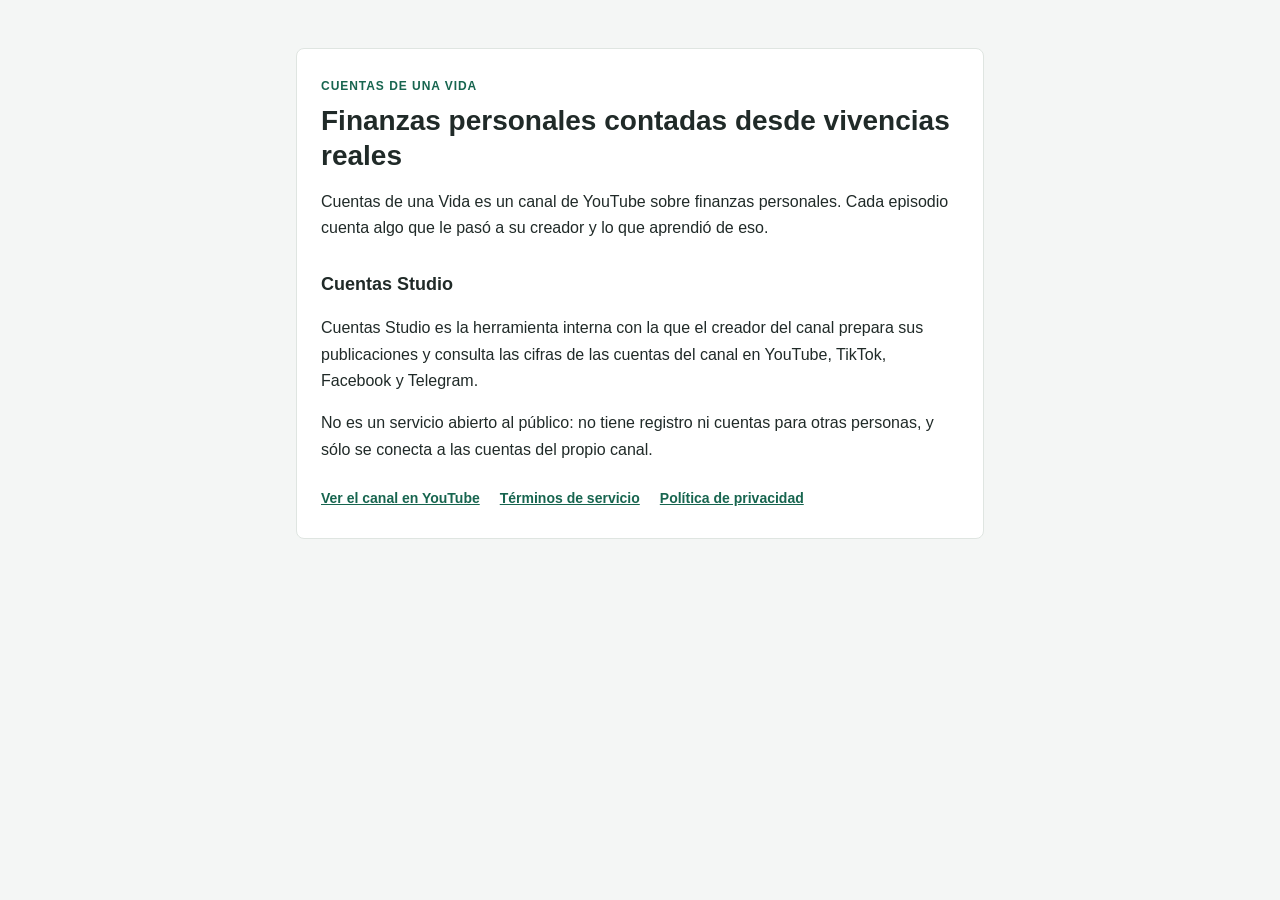
<file: index.html>
<!doctype html>
<html lang="es">
<head>
  <meta charset="utf-8">
  <meta name="viewport" content="width=device-width, initial-scale=1">
  <title>Cuentas de una Vida</title>
  <meta name="description" content="Canal de finanzas personales contadas desde vivencias reales, y la herramienta interna con la que se prepara.">
  <link rel="stylesheet" href="estilos.css">
</head>
<body>
  <main>
    <article>
      <p class="marca">Cuentas de una Vida</p>
      <h1>Finanzas personales contadas desde vivencias reales</h1>
      <p>Cuentas de una Vida es un canal de YouTube sobre finanzas personales. Cada episodio cuenta algo que le pasó a su creador y lo que aprendió de eso.</p>
      <h2>Cuentas Studio</h2>
      <p>Cuentas Studio es la herramienta interna con la que el creador del canal prepara sus publicaciones y consulta las cifras de las cuentas del canal en YouTube, TikTok, Facebook y Telegram.</p>
      <p>No es un servicio abierto al público: no tiene registro ni cuentas para otras personas, y sólo se conecta a las cuentas del propio canal.</p>
      <nav aria-label="Páginas del sitio">
        <a href="https://www.youtube.com/@CuentasDeUnaVida">Ver el canal en YouTube</a>
        <a href="terminos/">Términos de servicio</a>
        <a href="privacidad/">Política de privacidad</a>
      </nav>
    </article>
  </main>
</body>
</html>
</file>
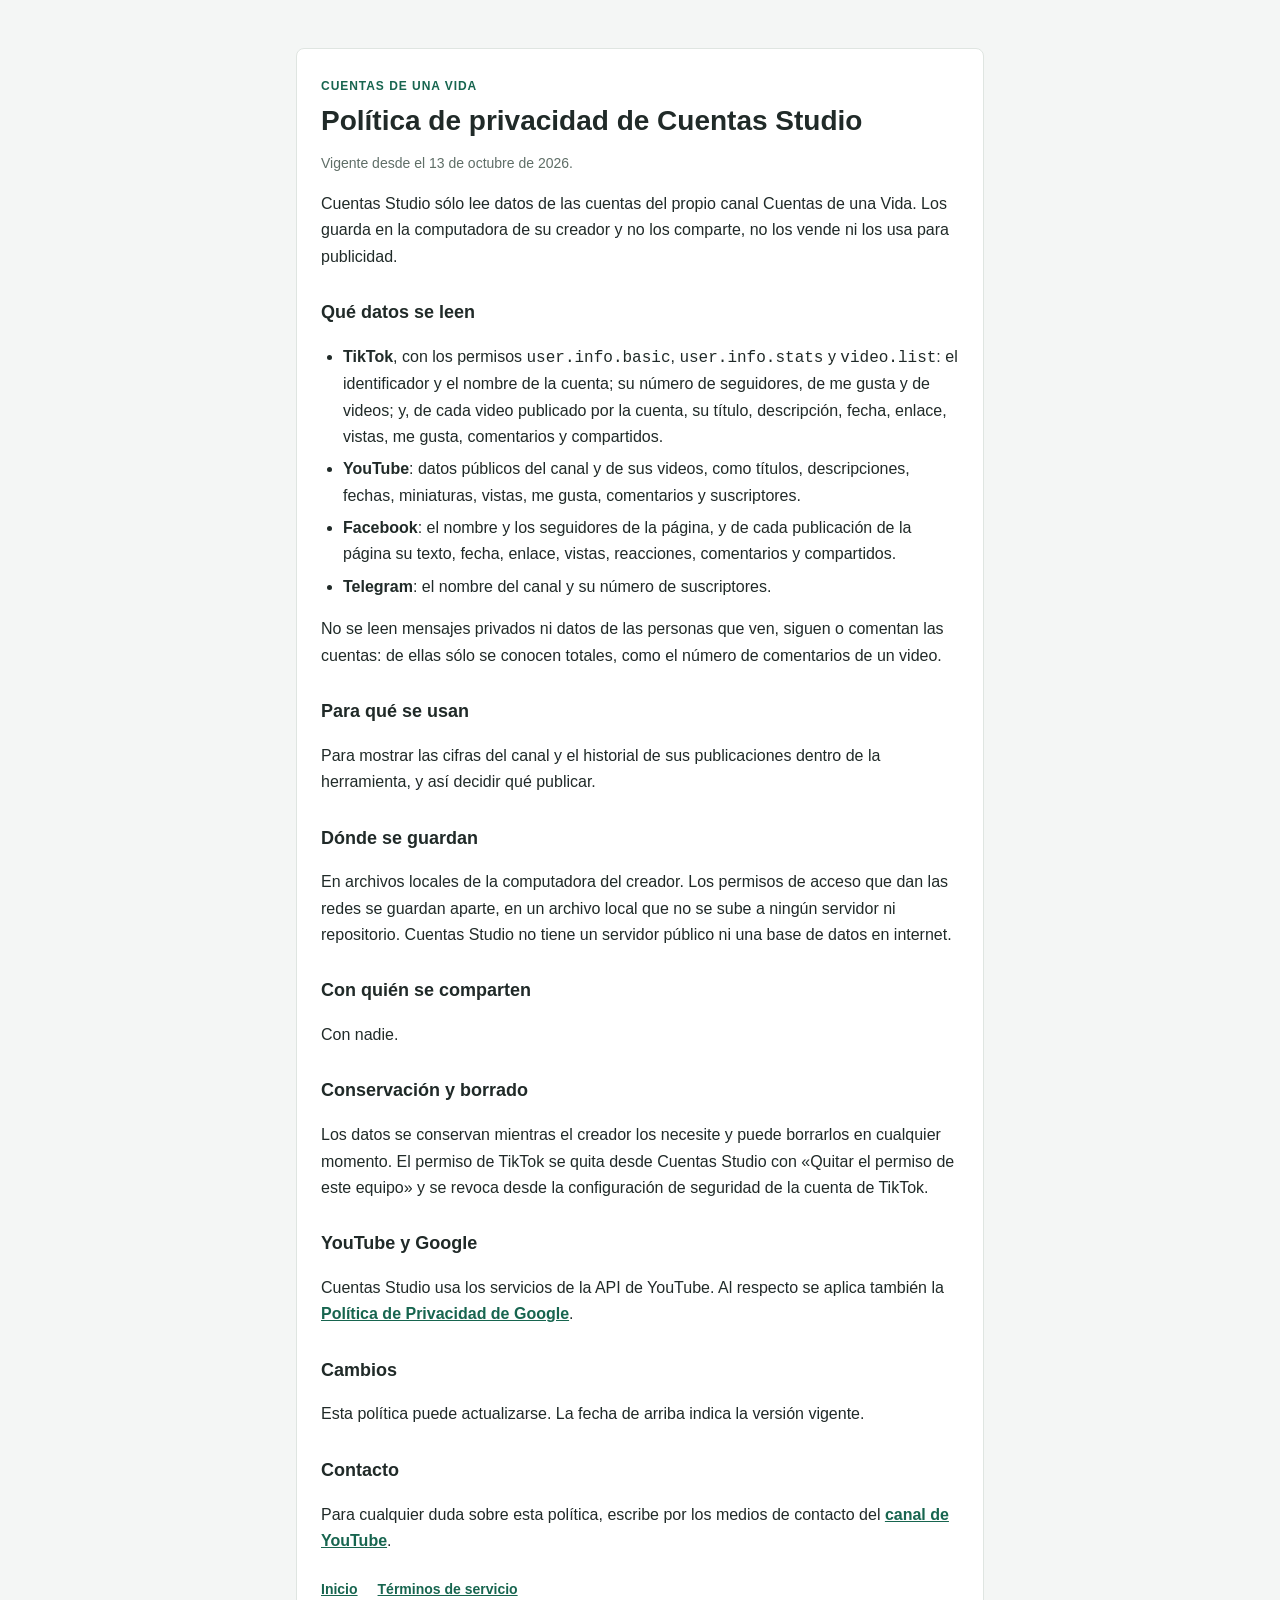
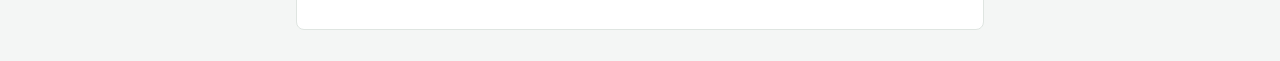
<file: privacidad/index.html>
<!doctype html>
<html lang="es">
<head>
  <meta charset="utf-8">
  <meta name="viewport" content="width=device-width, initial-scale=1">
  <title>Política de privacidad · Cuentas Studio</title>
  <meta name="description" content="Qué datos lee Cuentas Studio de las cuentas del canal Cuentas de una Vida, dónde los guarda y cómo se borran.">
  <link rel="stylesheet" href="../estilos.css">
</head>
<body>
  <main>
    <article>
      <p class="marca">Cuentas de una Vida</p>
      <h1>Política de privacidad de Cuentas Studio</h1>
      <p class="vigencia">Vigente desde el 13 de octubre de 2026.</p>

      <p>Cuentas Studio sólo lee datos de las cuentas del propio canal Cuentas de una Vida. Los guarda en la computadora de su creador y no los comparte, no los vende ni los usa para publicidad.</p>

      <h2>Qué datos se leen</h2>
      <ul>
        <li><strong>TikTok</strong>, con los permisos <code>user.info.basic</code>, <code>user.info.stats</code> y <code>video.list</code>: el identificador y el nombre de la cuenta; su número de seguidores, de me gusta y de videos; y, de cada video publicado por la cuenta, su título, descripción, fecha, enlace, vistas, me gusta, comentarios y compartidos.</li>
        <li><strong>YouTube</strong>: datos públicos del canal y de sus videos, como títulos, descripciones, fechas, miniaturas, vistas, me gusta, comentarios y suscriptores.</li>
        <li><strong>Facebook</strong>: el nombre y los seguidores de la página, y de cada publicación de la página su texto, fecha, enlace, vistas, reacciones, comentarios y compartidos.</li>
        <li><strong>Telegram</strong>: el nombre del canal y su número de suscriptores.</li>
      </ul>
      <p>No se leen mensajes privados ni datos de las personas que ven, siguen o comentan las cuentas: de ellas sólo se conocen totales, como el número de comentarios de un video.</p>

      <h2>Para qué se usan</h2>
      <p>Para mostrar las cifras del canal y el historial de sus publicaciones dentro de la herramienta, y así decidir qué publicar.</p>

      <h2>Dónde se guardan</h2>
      <p>En archivos locales de la computadora del creador. Los permisos de acceso que dan las redes se guardan aparte, en un archivo local que no se sube a ningún servidor ni repositorio. Cuentas Studio no tiene un servidor público ni una base de datos en internet.</p>

      <h2>Con quién se comparten</h2>
      <p>Con nadie.</p>

      <h2>Conservación y borrado</h2>
      <p>Los datos se conservan mientras el creador los necesite y puede borrarlos en cualquier momento. El permiso de TikTok se quita desde Cuentas Studio con «Quitar el permiso de este equipo» y se revoca desde la configuración de seguridad de la cuenta de TikTok.</p>

      <h2>YouTube y Google</h2>
      <p>Cuentas Studio usa los servicios de la API de YouTube. Al respecto se aplica también la <a href="https://policies.google.com/privacy">Política de Privacidad de Google</a>.</p>

      <h2>Cambios</h2>
      <p>Esta política puede actualizarse. La fecha de arriba indica la versión vigente.</p>

      <h2>Contacto</h2>
      <p>Para cualquier duda sobre esta política, escribe por los medios de contacto del <a href="https://www.youtube.com/@CuentasDeUnaVida">canal de YouTube</a>.</p>

      <nav aria-label="Páginas del sitio">
        <a href="../">Inicio</a>
        <a href="../terminos/">Términos de servicio</a>
      </nav>
    </article>
  </main>
</body>
</html>
</file>
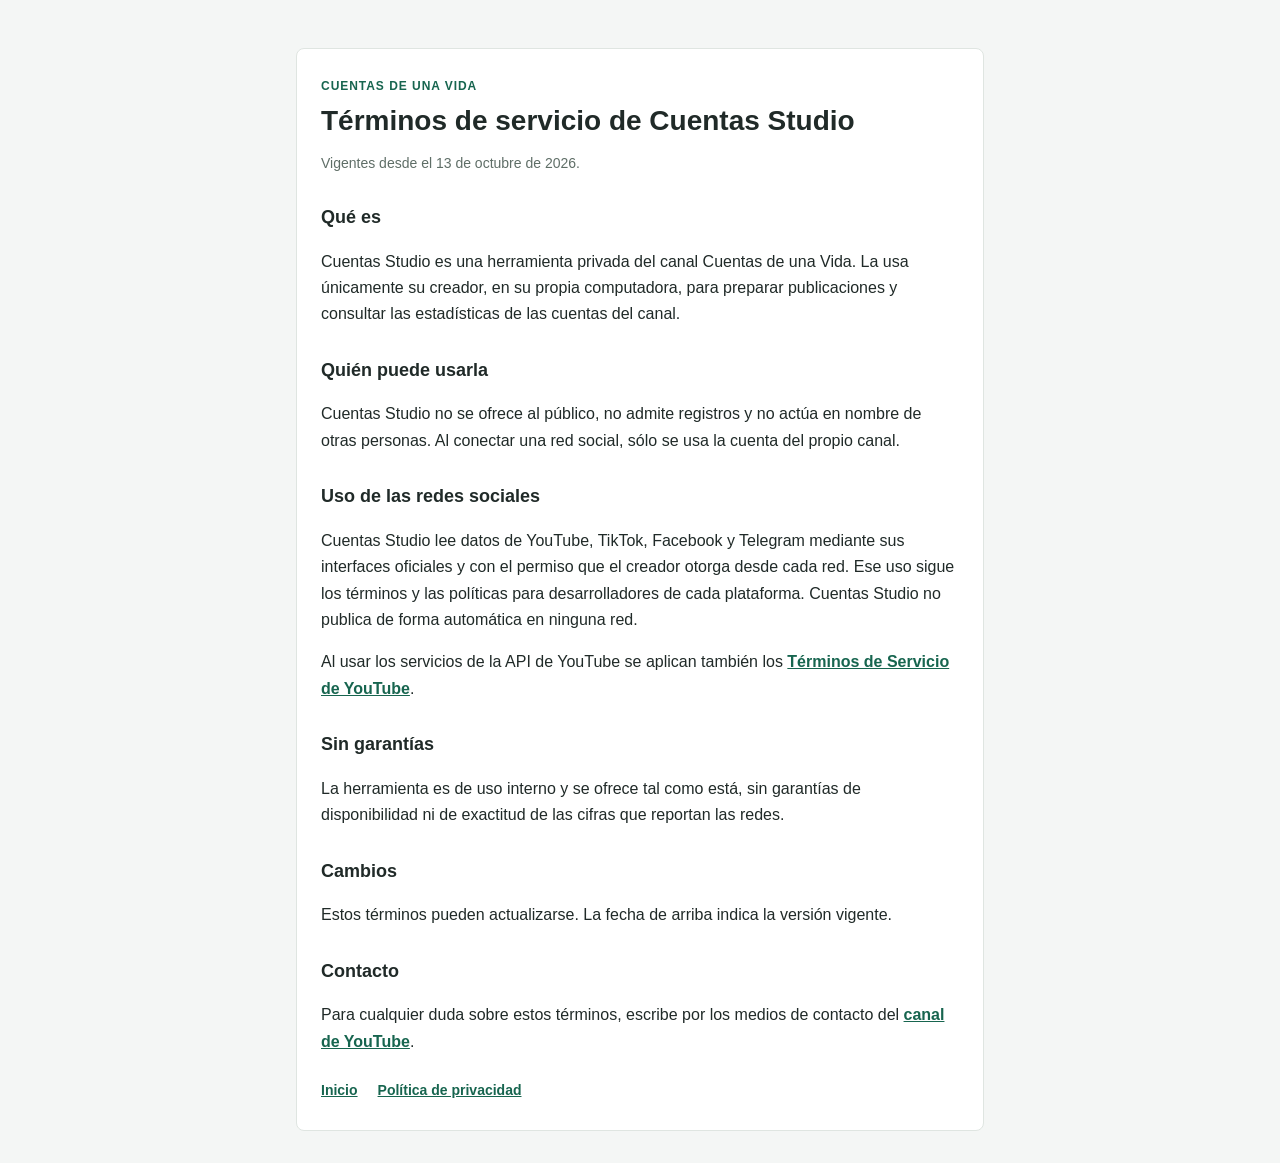
<file: terminos/index.html>
<!doctype html>
<html lang="es">
<head>
  <meta charset="utf-8">
  <meta name="viewport" content="width=device-width, initial-scale=1">
  <title>Términos de servicio · Cuentas Studio</title>
  <meta name="description" content="Términos de servicio de Cuentas Studio, la herramienta interna del canal Cuentas de una Vida.">
  <link rel="stylesheet" href="../estilos.css">
</head>
<body>
  <main>
    <article>
      <p class="marca">Cuentas de una Vida</p>
      <h1>Términos de servicio de Cuentas Studio</h1>
      <p class="vigencia">Vigentes desde el 13 de octubre de 2026.</p>

      <h2>Qué es</h2>
      <p>Cuentas Studio es una herramienta privada del canal Cuentas de una Vida. La usa únicamente su creador, en su propia computadora, para preparar publicaciones y consultar las estadísticas de las cuentas del canal.</p>

      <h2>Quién puede usarla</h2>
      <p>Cuentas Studio no se ofrece al público, no admite registros y no actúa en nombre de otras personas. Al conectar una red social, sólo se usa la cuenta del propio canal.</p>

      <h2>Uso de las redes sociales</h2>
      <p>Cuentas Studio lee datos de YouTube, TikTok, Facebook y Telegram mediante sus interfaces oficiales y con el permiso que el creador otorga desde cada red. Ese uso sigue los términos y las políticas para desarrolladores de cada plataforma. Cuentas Studio no publica de forma automática en ninguna red.</p>
      <p>Al usar los servicios de la API de YouTube se aplican también los <a href="https://www.youtube.com/t/terms">Términos de Servicio de YouTube</a>.</p>

      <h2>Sin garantías</h2>
      <p>La herramienta es de uso interno y se ofrece tal como está, sin garantías de disponibilidad ni de exactitud de las cifras que reportan las redes.</p>

      <h2>Cambios</h2>
      <p>Estos términos pueden actualizarse. La fecha de arriba indica la versión vigente.</p>

      <h2>Contacto</h2>
      <p>Para cualquier duda sobre estos términos, escribe por los medios de contacto del <a href="https://www.youtube.com/@CuentasDeUnaVida">canal de YouTube</a>.</p>

      <nav aria-label="Páginas del sitio">
        <a href="../">Inicio</a>
        <a href="../privacidad/">Política de privacidad</a>
      </nav>
    </article>
  </main>
</body>
</html>
</file>
<file: estilos.css>
:root {
  --fondo: #f4f6f5;
  --superficie: #ffffff;
  --texto: #202a28;
  --suave: #5f6e67;
  --acento: #17654f;
  --borde: #dfe5e1;
  color-scheme: light dark;
}

@media (prefers-color-scheme: dark) {
  :root {
    --fondo: #111a17;
    --superficie: #17221e;
    --texto: #e6eeea;
    --suave: #a3b4ab;
    --acento: #6fcca5;
    --borde: #2a3a33;
  }
}

* { box-sizing: border-box; }

body {
  margin: 0;
  background: var(--fondo);
  color: var(--texto);
  font: 16px/1.65 -apple-system, BlinkMacSystemFont, "Segoe UI", Inter, sans-serif;
}

main {
  max-width: 720px;
  margin: 0 auto;
  padding: 48px 16px 32px;
}

article {
  background: var(--superficie);
  border: 1px solid var(--borde);
  border-radius: 8px;
  padding: 28px 24px;
}

.marca {
  margin: 0 0 6px;
  color: var(--acento);
  font-size: 12px;
  font-weight: 700;
  letter-spacing: 0.08em;
  text-transform: uppercase;
}

h1 { margin: 0 0 6px; font-size: 28px; line-height: 1.25; }
h2 { margin: 28px 0 8px; font-size: 18px; }
p, li { color: var(--texto); }
ul { padding-left: 22px; }
li + li { margin-top: 6px; }

.vigencia, .nota { color: var(--suave); font-size: 14px; }

a { color: var(--acento); font-weight: 600; }

nav {
  display: flex;
  flex-wrap: wrap;
  gap: 8px 20px;
  margin-top: 24px;
  font-size: 14px;
}
</file>
